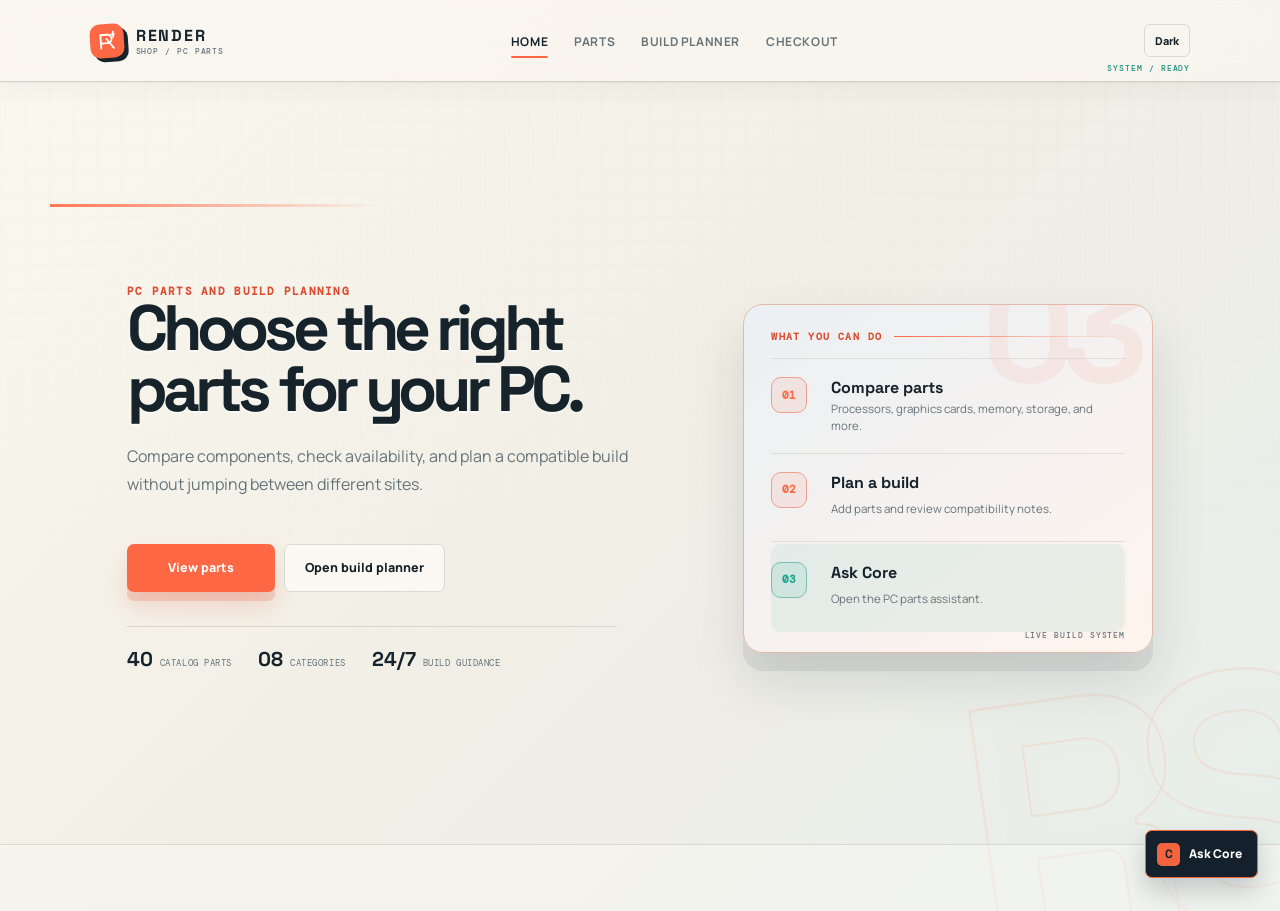
<file: index.html>
<!doctype html>
<html lang="en">
  <head>
    <meta charset="UTF-8" />
    <meta name="viewport" content="width=device-width, initial-scale=1.0" />
    <meta name="description" content="Render Shop helps you compare PC parts and plan a compatible build." />
    <link rel="icon" type="image/svg+xml" href="favicon.svg" />
    <link rel="stylesheet" href="style.css" />
    <link rel="stylesheet" href="pages-additions.css" />
    <title>Render Shop | Home</title>
    <link rel="stylesheet" href="ai-bubble.css" />
    <link rel="stylesheet" href="theme.css" />
  </head>
  <body class="fixed-page">
    <nav class="navbar">
      <a class="logo" href="index.html"
        ><span class="logo-icon" aria-hidden="true"
          ><svg viewBox="0 0 32 32" focusable="false">
            <path d="M8 24V8h8a5 5 0 0 1 0 10H8m7-5 8 11" />
            <path d="M21 8h3M23 5v6" /></svg></span
        ><span class="logo-wordmark"><strong>RENDER</strong><small>SHOP / PC PARTS</small></span></a
      >
      <ul class="nav-links">
        <li><a class="active" href="index.html">Home</a></li>
        <li><a href="catalog.html">Parts</a></li>
        <li><a href="builder.html">Build planner</a></li>
        <li><a href="payment.html">Checkout</a></li>
      </ul>
      <button class="theme-toggle" type="button" aria-label="Switch color theme" aria-pressed="false">Dark</button>
    </nav>
    <main class="page-main home-page">
      <div class="home-copy">
        <p class="eyebrow">PC parts and build planning</p>
        <h1>Choose the right parts for your PC.</h1>
        <p>
          Compare components, check availability, and plan a compatible build without jumping between different sites.
        </p>
        <div class="home-actions">
          <a href="catalog.html" class="btn btn-primary">View parts</a
          ><a href="builder.html" class="btn btn-secondary">Open build planner</a>
        </div>
        <div class="home-stats">
          <div><strong>40</strong><span>catalog parts</span></div>
          <div><strong>08</strong><span>categories</span></div>
          <div><strong>24/7</strong><span>build guidance</span></div>
        </div>
      </div>
      <div class="home-side">
        <div class="home-side-label">What you can do</div>
        <a href="catalog.html"
          ><span>01</span><b>Compare parts</b><small>Processors, graphics cards, memory, storage, and more.</small></a
        ><a href="builder.html"
          ><span>02</span><b>Plan a build</b><small>Add parts and review compatibility notes.</small></a
        ><button class="home-side-chat" type="button" aria-controls="coreChatPanel">
          <span>03</span><b>Ask Core</b><small>Open the PC parts assistant.</small>
        </button>
      </div>
    </main>
    <div class="core-chat">
      <button class="core-chat-launcher" type="button" aria-expanded="false" aria-controls="coreChatPanel">
        <span class="core-chat-mark">C</span><span>Ask Core</span>
      </button>
      <section class="core-chat-panel" id="coreChatPanel" hidden aria-label="Core PC parts assistant">
        <header class="core-chat-header" title="Drag to move">
          <div><strong>Core</strong><small>PC parts assistant</small></div>
          <div class="core-chat-header-actions">
            <button class="core-chat-minimize" type="button" aria-label="Minimize chat">&minus;</button
            ><button class="core-chat-close" type="button" aria-label="Close chat">&times;</button>
          </div>
        </header>
        <div class="core-chat-messages" aria-live="polite">
          <div class="core-chat-message assistant">
            Tell me what you are building, your budget, or which part you are unsure about.
          </div>
        </div>
        <form class="core-chat-form">
          <textarea rows="2" placeholder="Ask about a part or build..." aria-label="Message Core"></textarea
          ><button type="submit">Send</button>
        </form>
        <div class="core-chat-note">Uses Groq's free API tier when GROQ_API_KEY is configured.</div>
      </section>
    </div>
    <footer class="footer" aria-hidden="true"></footer>
    <script src="ai-bubble.js"></script>
    <script src="theme.js"></script>
  </body>
</html>
</file>
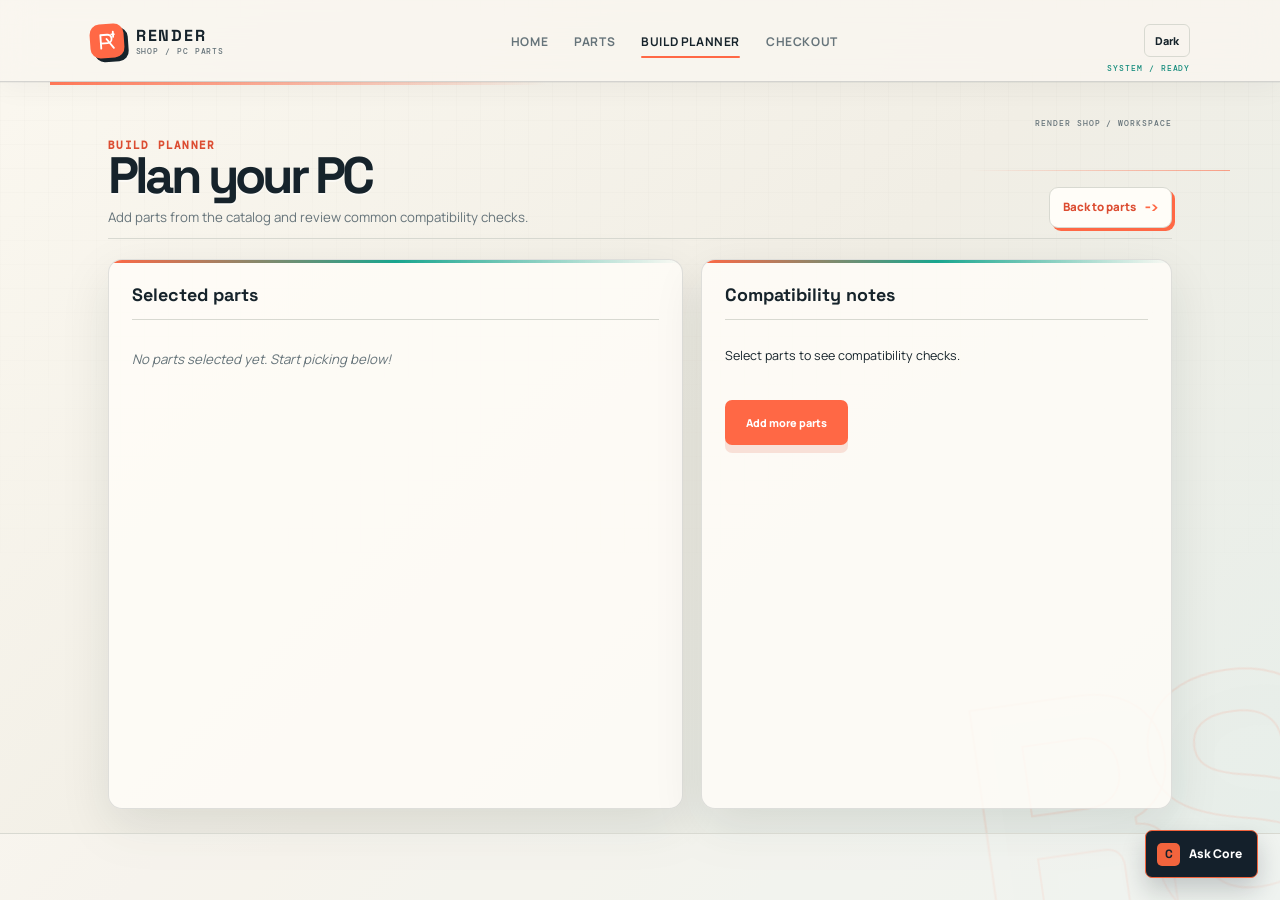
<file: builder.html>
<!doctype html>
<html lang="en">
  <head>
    <meta charset="UTF-8" />
    <meta name="viewport" content="width=device-width, initial-scale=1.0" />
    <link rel="icon" type="image/svg+xml" href="favicon.svg" />
    <link rel="stylesheet" href="style.css" />
    <link rel="stylesheet" href="pages-additions.css" />
    <title>Render Shop | Build Planner</title>
    <link rel="stylesheet" href="ai-bubble.css" />
    <link rel="stylesheet" href="theme.css" />
  </head>
  <body class="fixed-page">
    <nav class="navbar">
      <a class="logo" href="index.html"
        ><span class="logo-icon" aria-hidden="true"
          ><svg viewBox="0 0 32 32" focusable="false">
            <path d="M8 24V8h8a5 5 0 0 1 0 10H8m7-5 8 11" />
            <path d="M21 8h3M23 5v6" /></svg></span
        ><span class="logo-wordmark"><strong>RENDER</strong><small>SHOP / PC PARTS</small></span></a
      >
      <ul class="nav-links">
        <li><a href="index.html">Home</a></li>
        <li><a href="catalog.html">Parts</a></li>
        <li><a class="active" href="builder.html">Build planner</a></li>
        <li><a href="payment.html">Checkout</a></li>
      </ul>
      <button class="theme-toggle" type="button" aria-label="Switch color theme" aria-pressed="false">Dark</button>
    </nav>
    <main class="page-main app-page">
      <div class="page-heading">
        <div>
          <p class="eyebrow">Build planner</p>
          <h1>Plan your PC</h1>
          <p>Add parts from the catalog and review common compatibility checks.</p>
        </div>
        <a class="small-link" href="catalog.html">Back to parts</a>
      </div>
      <div class="builder-layout builder-page-layout">
        <div class="current-build card">
          <h3>Selected parts</h3>
          <div id="buildList" class="build-list">
            <p class="empty-msg">No parts selected yet. Add parts from the catalog.</p>
          </div>
          <div class="build-summary is-hidden" id="buildSummary">
            <p><strong>Estimated price:</strong> <span id="totalPrice">$0</span></p>
            <p>
              <strong>Compatibility:</strong>
              <span id="compatStatus">Not checked</span>
            </p>
          </div>
          <button class="btn btn-danger is-hidden" id="clearBuildBtn">Clear selections</button>
        </div>
        <div class="compat-notice card">
          <h3>Compatibility notes</h3>
          <ul id="compatMessages">
            <li>Select parts to see compatibility checks.</li>
          </ul>
          <a href="catalog.html" class="btn btn-primary builder-add-button">Add more parts</a>
        </div>
      </div>
    </main>
    <template id="build-item-template"
      ><div class="build-item">
        <span class="build-item-name"></span><span class="part-price build-item-price"></span
        ><button class="remove-part" type="button" aria-label="Remove part">&times;</button>
      </div></template
    >
    <template id="compat-message-template"><li></li></template>
    <template id="build-empty-template"><p class="empty-msg">No parts selected yet. Start picking below!</p></template>
    <template id="compat-empty-template"><li>Select parts to see compatibility checks.</li></template>
    <div class="core-chat">
      <button class="core-chat-launcher" type="button" aria-expanded="false" aria-controls="coreChatPanel">
        <span class="core-chat-mark">C</span><span>Ask Core</span>
      </button>
      <section class="core-chat-panel" id="coreChatPanel" hidden aria-label="Core PC parts assistant">
        <header class="core-chat-header" title="Drag to move">
          <div><strong>Core</strong><small>PC parts assistant</small></div>
          <div class="core-chat-header-actions">
            <button class="core-chat-minimize" type="button" aria-label="Minimize chat">&minus;</button
            ><button class="core-chat-close" type="button" aria-label="Close chat">&times;</button>
          </div>
        </header>
        <div class="core-chat-messages" aria-live="polite">
          <div class="core-chat-message assistant">
            Tell me what you are building, your budget, or which part you are unsure about.
          </div>
        </div>
        <form class="core-chat-form">
          <textarea rows="2" placeholder="Ask about a part or build..." aria-label="Message Core"></textarea
          ><button type="submit">Send</button>
        </form>
        <div class="core-chat-note">Uses Groq's free API tier when GROQ_API_KEY is configured.</div>
      </section>
    </div>
    <footer class="footer" aria-hidden="true"></footer>
    <script src="script.js"></script>
    <script src="ai-bubble.js"></script>
    <script src="theme.js"></script>
  </body>
</html>
</file>
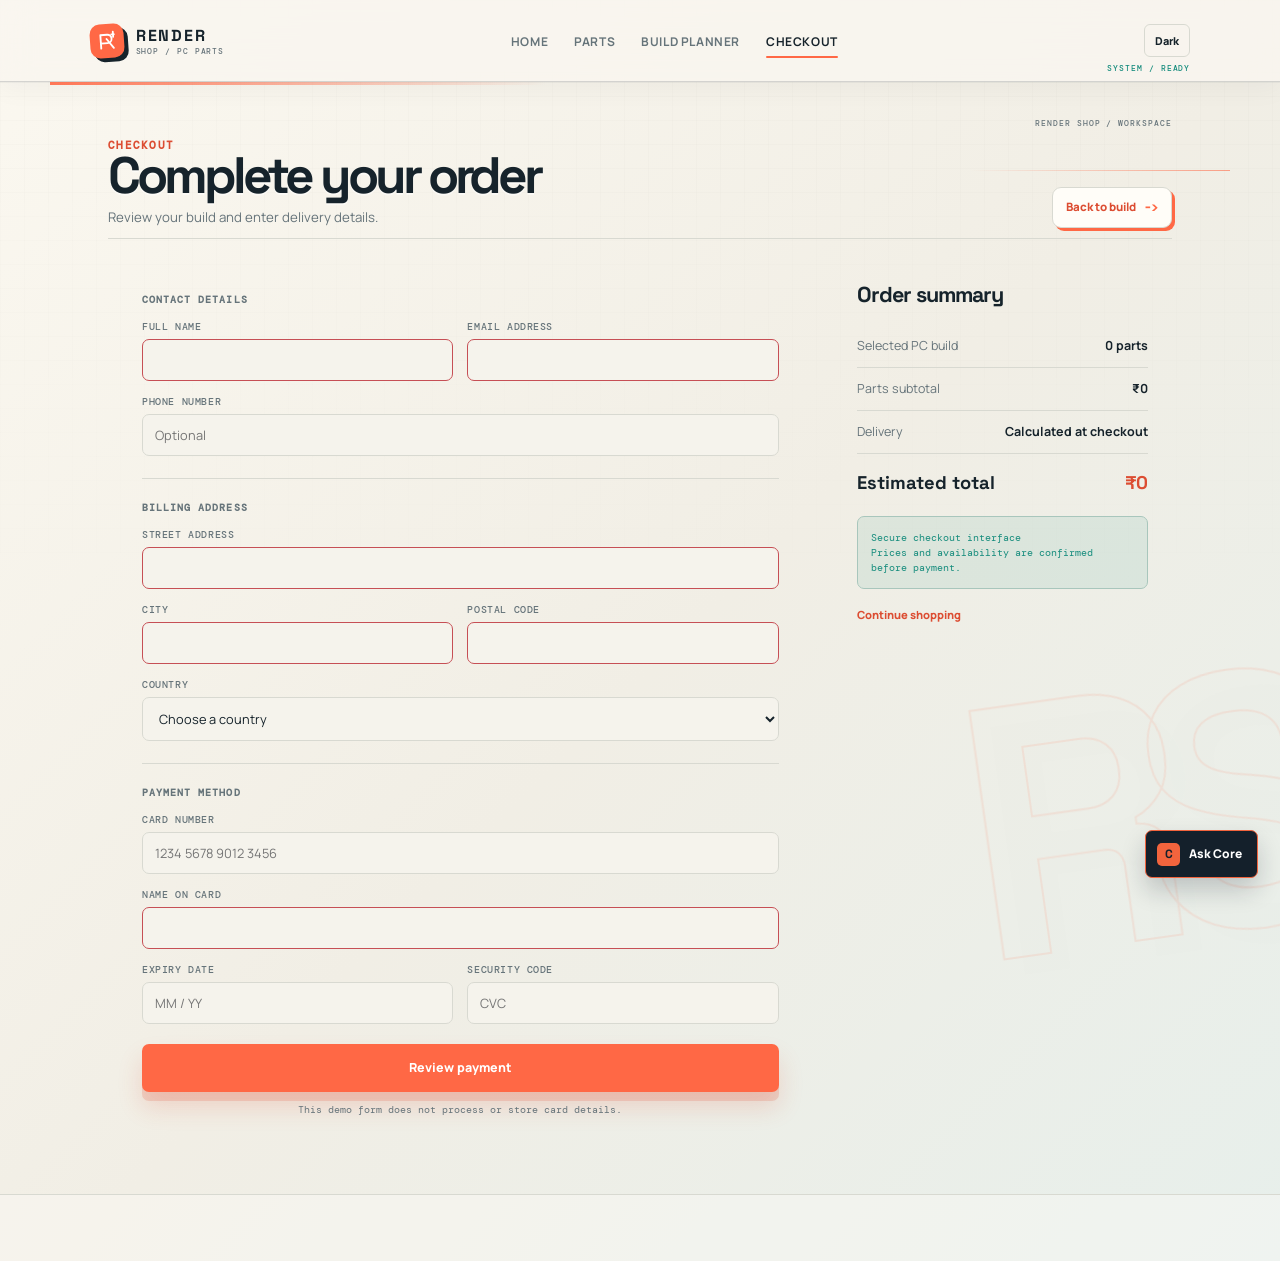
<file: payment.html>
<!doctype html>
<html lang="en">
  <head>
    <meta charset="UTF-8" />
    <meta name="viewport" content="width=device-width, initial-scale=1.0" />
    <meta name="description" content="Render Shop checkout page." />
    <link rel="icon" type="image/svg+xml" href="favicon.svg" />
    <link rel="stylesheet" href="style.css" />
    <link rel="stylesheet" href="pages-additions.css" />
    <link rel="stylesheet" href="theme.css" />
    <link rel="stylesheet" href="payment.css" />
    <link rel="stylesheet" href="ai-bubble.css" />
    <title>Render Shop | Checkout</title>
  </head>
  <body class="fixed-page">
    <nav class="navbar">
      <a class="logo" href="index.html"
        ><span class="logo-icon" aria-hidden="true"
          ><svg viewBox="0 0 32 32" focusable="false">
            <path d="M8 24V8h8a5 5 0 0 1 0 10H8m7-5 8 11" />
            <path d="M21 8h3M23 5v6" /></svg></span
        ><span class="logo-wordmark"><strong>RENDER</strong><small>SHOP / PC PARTS</small></span></a
      >
      <ul class="nav-links">
        <li><a href="index.html">Home</a></li>
        <li><a href="catalog.html">Parts</a></li>
        <li><a href="builder.html">Build planner</a></li>
        <li><a class="active" href="payment.html">Checkout</a></li>
      </ul>
      <button class="theme-toggle" type="button" aria-label="Switch color theme" aria-pressed="false">Dark</button>
    </nav>
    <main class="page-main app-page">
      <div class="page-heading">
        <div>
          <p class="eyebrow">Checkout</p>
          <h1>Complete your order</h1>
          <p>Review your build and enter delivery details.</p>
        </div>
        <a class="small-link" href="builder.html">Back to build</a>
      </div>
      <div class="payment-layout">
        <form class="payment-card card" id="paymentForm" action="#order-confirmed" method="post">
          <div class="payment-section">
            <div class="payment-section-title">Contact details</div>
            <div class="payment-fields">
              <div>
                <label for="full-name">Full name</label
                ><input id="full-name" name="name" autocomplete="name" required />
              </div>
              <div>
                <label for="email">Email address</label
                ><input id="email" name="email" type="email" autocomplete="email" required />
              </div>
              <div class="full-width">
                <label for="phone">Phone number</label
                ><input id="phone" name="phone" type="tel" autocomplete="tel" placeholder="Optional" />
              </div>
            </div>
          </div>
          <div class="payment-section">
            <div class="payment-section-title">Billing address</div>
            <div class="payment-fields">
              <div class="full-width">
                <label for="address">Street address</label
                ><input id="address" name="address" autocomplete="street-address" required />
              </div>
              <div>
                <label for="city">City</label><input id="city" name="city" autocomplete="address-level2" required />
              </div>
              <div>
                <label for="postal-code">Postal code</label
                ><input id="postal-code" name="postal-code" autocomplete="postal-code" required />
              </div>
              <div class="full-width">
                <label for="country">Country</label
                ><select id="country" name="country" autocomplete="country-name" required>
                  <option value="">Choose a country</option>
                  <option>India</option>
                  <option>United States</option>
                  <option>United Kingdom</option>
                  <option>Canada</option>
                  <option>Australia</option>
                </select>
              </div>
            </div>
          </div>
          <div class="payment-section">
            <div class="payment-section-title">Payment method</div>
            <div class="payment-fields">
              <div class="full-width">
                <label for="card-number">Card number</label
                ><input
                  id="card-number"
                  name="card-number"
                  inputmode="numeric"
                  autocomplete="cc-number"
                  placeholder="1234 5678 9012 3456"
                  pattern="[0-9 ]{12,23}"
                  minlength="12"
                  maxlength="23"
                  required
                />
              </div>
              <div class="full-width">
                <label for="card-name">Name on card</label
                ><input id="card-name" name="card-name" autocomplete="cc-name" required />
              </div>
              <div>
                <label for="expiry">Expiry date</label
                ><input
                  id="expiry"
                  name="expiry"
                  inputmode="numeric"
                  autocomplete="cc-exp"
                  placeholder="MM / YY"
                  pattern="(0[1-9]|1[0-2])\s?/\s?[0-9]{2}"
                  required
                />
              </div>
              <div>
                <label for="cvc">Security code</label
                ><input
                  id="cvc"
                  name="cvc"
                  inputmode="numeric"
                  autocomplete="cc-csc"
                  placeholder="CVC"
                  pattern="[0-9]{3,4}"
                  required
                />
              </div>
            </div>
            <button class="btn btn-primary payment-submit" type="submit">Review payment</button>
            <p class="payment-note">This demo form does not process or store card details.</p>
            <p class="checkout-status" id="checkoutStatus" role="status" aria-live="polite"></p>
          </div>
        </form>
        <aside class="order-summary card" aria-label="Order summary">
          <h2>Order summary</h2>
          <div class="order-line"><span>Selected PC build</span><strong data-checkout-count>0 parts</strong></div>
          <div class="order-line"><span>Parts subtotal</span><strong data-checkout-subtotal>₹0</strong></div>
          <div class="order-line"><span>Delivery</span><strong>Calculated at checkout</strong></div>
          <div class="order-total"><span>Estimated total</span><strong data-checkout-total>₹0</strong></div>
          <div class="payment-security">
            Secure checkout interface<br />Prices and availability are confirmed before payment.
          </div>
          <a class="payment-back" href="catalog.html">Continue shopping</a>
        </aside>
        <section class="checkout-confirmation is-hidden" id="order-confirmed" aria-live="polite">
          <strong>Order review complete.</strong
          ><span>This is a planning demo. No payment was submitted or stored.</span>
        </section>
      </div>
    </main>
    <div class="core-chat">
      <button class="core-chat-launcher" type="button" aria-expanded="false" aria-controls="coreChatPanel">
        <span class="core-chat-mark">C</span><span>Ask Core</span>
      </button>
      <section class="core-chat-panel" id="coreChatPanel" hidden aria-label="Core PC parts assistant">
        <header class="core-chat-header" title="Drag to move">
          <div><strong>Core</strong><small>PC parts assistant</small></div>
          <div class="core-chat-header-actions">
            <button class="core-chat-minimize" type="button" aria-label="Minimize chat">&minus;</button
            ><button class="core-chat-close" type="button" aria-label="Close chat">&times;</button>
          </div>
        </header>
        <div class="core-chat-messages" aria-live="polite">
          <div class="core-chat-message assistant">
            Tell me what you are building, your budget, or which part you are unsure about.
          </div>
        </div>
        <form class="core-chat-form">
          <textarea rows="2" placeholder="Ask about a part or build..." aria-label="Message Core"></textarea
          ><button type="submit">Send</button>
        </form>
        <div class="core-chat-note">Uses Groq's free API tier when GROQ_API_KEY is configured.</div>
      </section>
    </div>
    <footer class="footer" aria-hidden="true"></footer>
    <script src="ai-bubble.js"></script>
    <script src="theme.js"></script>
    <script src="checkout.js"></script>
  </body>
</html>
</file>
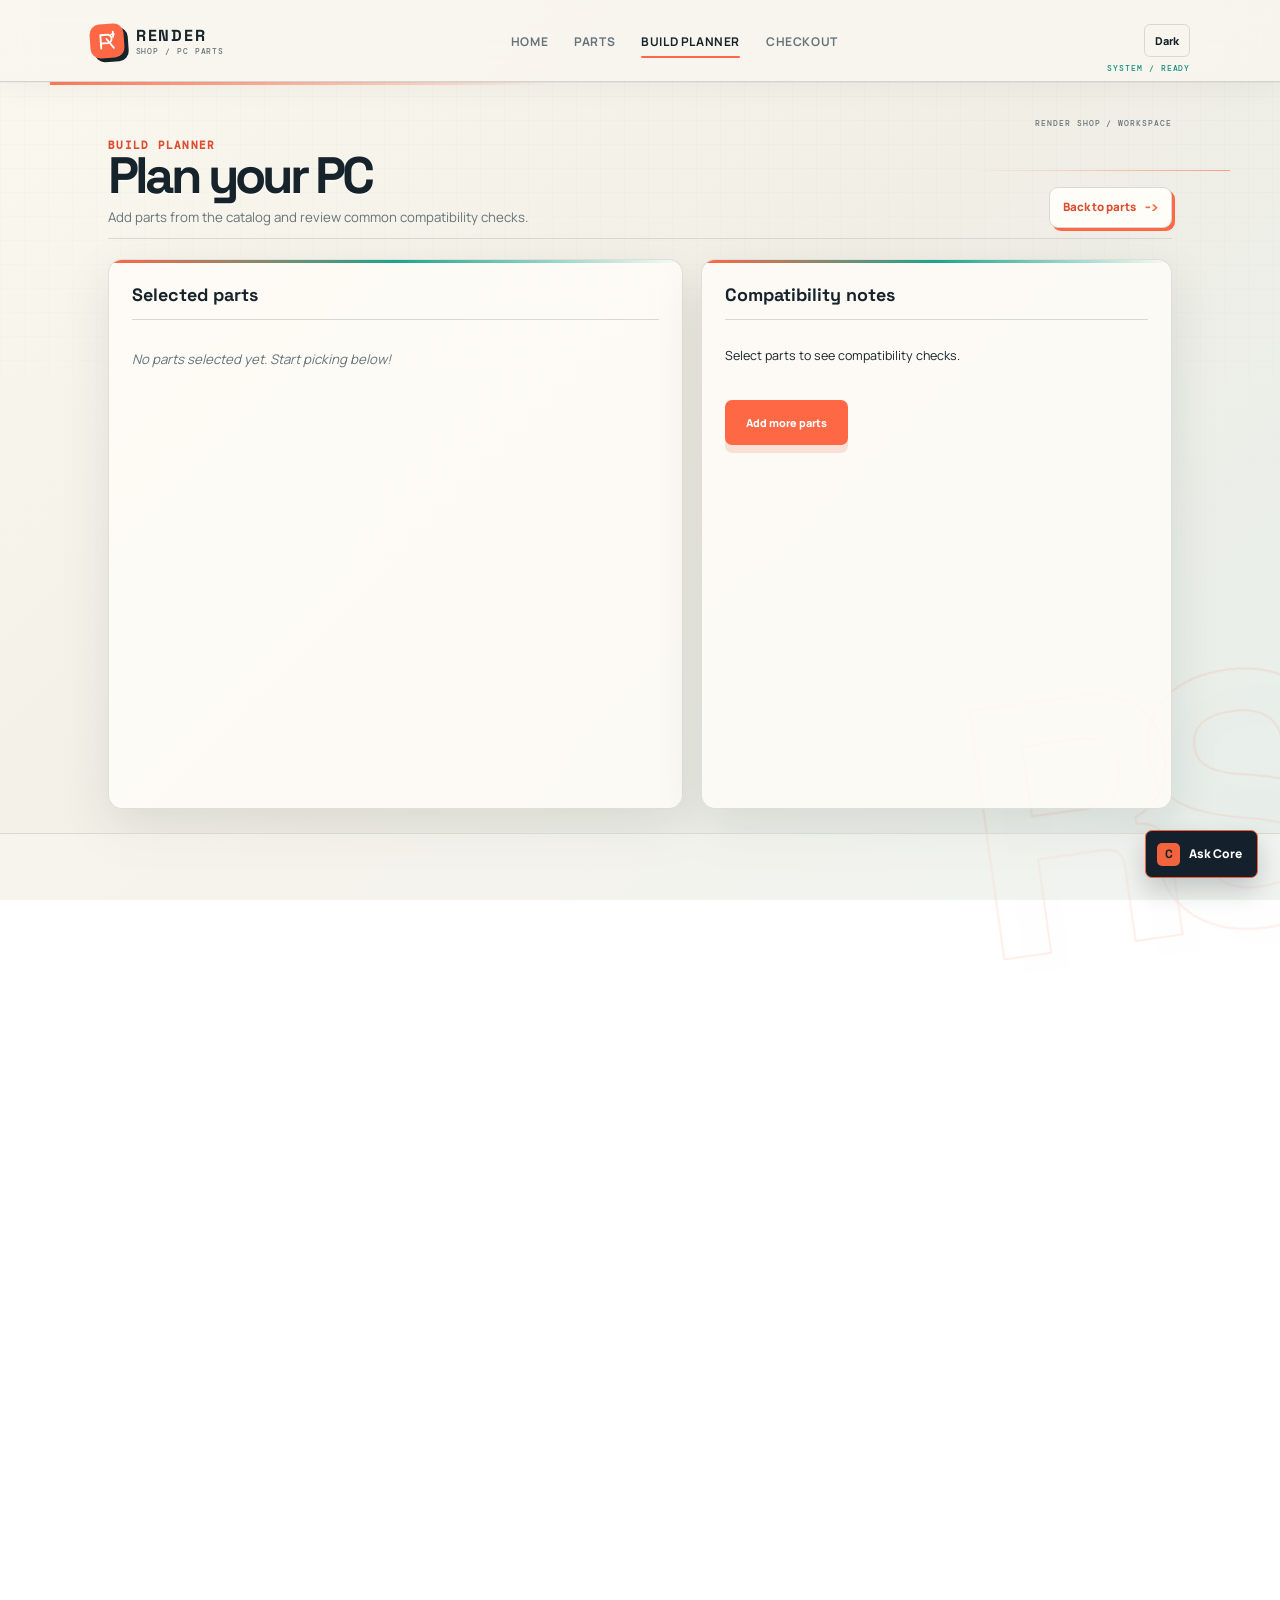
<file: recommendations.html>
<!doctype html>
<html lang="en">
  <head>
    <meta charset="UTF-8" />
    <meta name="viewport" content="width=device-width, initial-scale=1.0" />
    <meta http-equiv="refresh" content="0; url=builder.html" />
    <title>Render Shop | Build planner</title>
    <link rel="icon" type="image/svg+xml" href="favicon.svg" />
    <link rel="stylesheet" href="style.css" />
    <link rel="stylesheet" href="theme.css" />
  </head>
  <body class="fixed-page">
    <main class="page-main app-page">
      <div class="page-heading">
        <div>
          <p class="eyebrow">Redirecting</p>
          <h1>AI Builder has been removed.</h1>
          <p>You are being sent to the build planner.</p>
        </div>
      </div>
      <p><a class="btn btn-primary" href="builder.html">Go to build planner</a></p>
    </main>
  </body>
</html>
</file>
<file: style.css>
@import url("https://fonts.googleapis.com/css2?family=DM+Mono:wght@400;500&family=Manrope:wght@400;500;600;700;800&family=Space+Grotesk:wght@500;600;700&display=swap");

* {
  box-sizing: border-box;
  margin: 0;
  padding: 0;
}

:root {
  --bg: #f5f4ef;
  --bg-soft: #ebeae3;
  --panel: #ffffff;
  --panel-soft: #f8f8f4;
  --ink: #14202b;
  --muted: #6e7880;
  --line: #dfe2dc;
  --accent: #f2643d;
  --accent-dark: #d94d2e;
  --blue: #2474a9;
  --green: #3f855e;
  --yellow: #c58425;
  --red: #c8524f;
  --orange: #c58425;
  --shadow: 0 16px 45px rgba(22, 35, 45, 0.08);
  --radius: 18px;
}

html {
  scroll-behavior: smooth;
}
body {
  min-height: 100vh;
  overflow-x: hidden;
  color: var(--ink);
  background:
    radial-gradient(circle at 90% 0%, rgba(242, 100, 61, 0.1), transparent 28%),
    linear-gradient(180deg, #fafaf7 0%, var(--bg) 52%, #f0efe9 100%);
  font-family: "Manrope", Arial, sans-serif;
  line-height: 1.6;
}
body::before {
  content: "";
  position: fixed;
  inset: 0;
  opacity: 0.25;
  pointer-events: none;
  background-image:
    linear-gradient(rgba(20, 32, 43, 0.035) 1px, transparent 1px),
    linear-gradient(90deg, rgba(20, 32, 43, 0.035) 1px, transparent 1px);
  background-size: 34px 34px;
  mask-image: linear-gradient(to bottom, black, transparent 78%);
}
button,
select {
  font: inherit;
}
button {
  cursor: pointer;
}

.navbar {
  position: sticky;
  top: 0;
  z-index: 10;
  display: flex;
  justify-content: space-between;
  align-items: center;
  min-height: 76px;
  padding: 0 clamp(20px, 6vw, 88px);
  border-bottom: 1px solid rgba(20, 32, 43, 0.1);
  background: rgba(250, 250, 247, 0.88);
  backdrop-filter: blur(16px);
}
.logo {
  display: flex;
  align-items: center;
  gap: 12px;
  color: var(--ink);
  text-decoration: none;
}
.logo-icon {
  display: grid;
  place-items: center;
  width: 38px;
  height: 38px;
  border-radius: 11px;
  color: #fff;
  background: var(--accent);
  box-shadow: 4px 4px 0 var(--ink);
  transform: rotate(-4deg);
}
.logo-icon svg {
  width: 27px;
  height: 27px;
  fill: none;
  stroke: currentColor;
  stroke-linecap: round;
  stroke-linejoin: round;
  stroke-width: 2.2;
}
.logo-wordmark {
  display: grid;
  gap: 1px;
  line-height: 1;
}
.logo-wordmark strong {
  font:
    800 1rem "Space Grotesk",
    sans-serif;
  letter-spacing: 0.12em;
}
.logo-wordmark small {
  color: var(--muted);
  font:
    500 0.47rem "DM Mono",
    monospace;
  letter-spacing: 0.12em;
}
.nav-links {
  display: flex;
  gap: 30px;
  list-style: none;
}
.nav-links a {
  color: var(--muted);
  text-decoration: none;
  font-size: 0.78rem;
  font-weight: 700;
  transition: color 0.18s ease;
}
.nav-links a:hover {
  color: var(--accent);
}

.hero {
  position: relative;
  padding: clamp(85px, 11vw, 145px) 24px clamp(80px, 9vw, 120px);
  overflow: hidden;
  text-align: center;
}
.hero::after {
  content: "";
  position: absolute;
  right: -100px;
  bottom: -150px;
  width: 420px;
  height: 420px;
  border: 1px solid rgba(242, 100, 61, 0.23);
  border-radius: 50%;
  box-shadow:
    0 0 0 36px rgba(242, 100, 61, 0.035),
    0 0 0 72px rgba(242, 100, 61, 0.025);
}
.hero-content {
  position: relative;
  z-index: 1;
  max-width: 850px;
  margin: 0 auto;
}
.hero h1 {
  max-width: 780px;
  margin: 0 auto 22px;
  color: var(--ink);
  font:
    700 clamp(3.25rem, 8vw, 7rem) / 0.91 "Space Grotesk",
    sans-serif;
  letter-spacing: -0.08em;
}
.hero h1::first-line {
  color: var(--ink);
}
.hero h1 {
  text-wrap: balance;
}
.hero p {
  max-width: 620px;
  margin: 0 auto;
  color: var(--muted);
  font-size: clamp(1rem, 1.8vw, 1.18rem);
}
.hero-sub {
  margin-top: 13px !important;
  color: #8a928d !important;
  font:
    0.67rem "DM Mono",
    monospace !important;
  letter-spacing: 0.06em;
  text-transform: uppercase;
}
.btn {
  display: inline-block;
  margin-top: 30px;
  padding: 13px 20px;
  border: 1px solid transparent;
  border-radius: 7px;
  text-decoration: none;
  font-size: 0.78rem;
  font-weight: 800;
  transition:
    transform 0.18s ease,
    box-shadow 0.18s ease,
    background 0.18s ease;
}
.btn + .btn {
  margin-left: 9px;
}
.btn:hover {
  transform: translateY(-2px);
}
.btn-primary {
  color: #fff;
  background: var(--accent);
  box-shadow: 0 10px 20px rgba(242, 100, 61, 0.22);
}
.btn-primary:hover {
  background: var(--accent-dark);
  box-shadow: 0 13px 26px rgba(242, 100, 61, 0.28);
}
.btn-secondary {
  color: var(--ink);
  background: rgba(255, 255, 255, 0.55);
  border-color: var(--line);
}
.btn-secondary:hover {
  color: var(--accent);
  border-color: rgba(242, 100, 61, 0.45);
}
.btn-danger {
  margin-top: 18px;
  padding: 8px 13px;
  color: var(--red);
  background: #fff5f3;
  border-color: #f0c8c2;
  font-size: 0.72rem;
}

.section {
  position: relative;
  max-width: 1180px;
  margin: 0 auto;
  padding: 85px clamp(20px, 5vw, 58px);
}
.section-header {
  margin-bottom: 30px;
}
.section-header h2 {
  color: var(--ink);
  font:
    700 clamp(2rem, 4vw, 3rem) / 1 "Space Grotesk",
    sans-serif;
  letter-spacing: -0.07em;
}
.section-header p {
  max-width: 640px;
  margin-top: 10px;
  color: var(--muted);
  font-size: 0.9rem;
}
.catalog-section {
  border-top: 1px solid var(--line);
}
.category-filters {
  display: flex;
  flex-wrap: wrap;
  gap: 8px;
  margin-bottom: 27px;
}
.cat-btn {
  padding: 9px 13px;
  color: var(--muted);
  background: rgba(255, 255, 255, 0.6);
  border: 1px solid var(--line);
  border-radius: 7px;
  font-size: 0.72rem;
  font-weight: 800;
  transition: 0.18s ease;
}
.cat-btn:hover {
  color: var(--accent);
  border-color: #eaa899;
}
.cat-btn.active {
  color: #fff;
  background: var(--ink);
  border-color: var(--ink);
  box-shadow: 4px 4px 0 var(--accent);
}
.parts-grid {
  display: grid;
  grid-template-columns: repeat(auto-fill, minmax(230px, 1fr));
  gap: 15px;
}
.part-card {
  position: relative;
  min-height: 235px;
  padding: 19px;
  overflow: hidden;
  cursor: pointer;
  background: var(--panel);
  border: 1px solid var(--line);
  border-radius: var(--radius);
  box-shadow: 0 5px 0 rgba(20, 32, 43, 0.035);
  transition:
    transform 0.2s ease,
    box-shadow 0.2s ease,
    border-color 0.2s ease;
}
.part-card::before {
  content: "";
  position: absolute;
  top: 0;
  right: 0;
  width: 82px;
  height: 82px;
  background: linear-gradient(135deg, transparent 49%, rgba(242, 100, 61, 0.13) 50%);
}
.part-card:hover {
  transform: translateY(-4px);
  border-color: #efb0a1;
  box-shadow: var(--shadow);
}
.part-card.selected {
  border-color: var(--blue);
  box-shadow:
    0 0 0 2px rgba(36, 116, 169, 0.12),
    var(--shadow);
}
.part-card.limited::after,
.part-card.preorder::after {
  position: absolute;
  top: 15px;
  right: 14px;
  padding: 4px 6px;
  border-radius: 4px;
  font: 700 0.53rem "DM Mono";
  letter-spacing: 0.06em;
}
.part-card.limited::after {
  content: "LIMITED";
  color: #fff;
  background: var(--accent);
}
.part-card.preorder::after {
  content: "PRE-ORDER";
  color: #704718;
  background: #f9dfac;
}
.part-brand {
  color: #929a98;
  font: 500 0.62rem "DM Mono";
  letter-spacing: 0.13em;
  text-transform: uppercase;
}
.part-category {
  position: relative;
  z-index: 1;
  display: flex;
  align-items: center;
  gap: 8px;
  margin-bottom: 13px;
  color: var(--muted);
  font: 700 0.59rem "DM Mono";
  letter-spacing: 0.08em;
  text-transform: uppercase;
}
.part-icon {
  display: inline-grid;
  place-items: center;
  width: 38px;
  height: 32px;
  padding: 6px;
  color: var(--ink);
  background: rgba(242, 100, 61, 0.14);
  border: 1px solid rgba(242, 100, 61, 0.3);
  border-radius: 8px;
}
.part-icon svg {
  display: block;
  width: 100%;
  height: 100%;
  fill: none;
  stroke: currentColor;
  stroke-linecap: round;
  stroke-linejoin: round;
  stroke-width: 1.7;
}
.part-icon svg[hidden] {
  display: none;
}
.part-category {
  position: absolute;
  inset: 0;
  z-index: 0;
  display: block;
  width: auto;
  height: auto;
  margin: 0;
  pointer-events: none;
}
.part-category .part-icon {
  position: absolute;
  inset: 10px 9px 28px;
  display: grid;
  width: auto;
  height: auto;
  padding: 25px;
  border: 0;
  border-radius: 0;
  background: transparent;
  opacity: 0.075;
}
.part-category .part-icon svg {
  stroke-width: 1.05;
}
.part-category > span:last-child {
  position: absolute;
  top: 13px;
  right: 13px;
  z-index: 2;
  padding: 4px 7px;
  color: var(--muted);
  background: color-mix(in srgb, var(--panel) 82%, transparent);
  border: 1px solid var(--line);
  border-radius: 5px;
  font: 700 0.5rem "DM Mono";
  letter-spacing: 0.08em;
  text-transform: uppercase;
}
.part-brand,
.part-name,
.part-specs,
.part-price,
.part-stock,
.part-card-actions {
  position: relative;
  z-index: 1;
}
.part-brand {
  margin-top: 4px;
}
.part-icon-gpu {
  color: #175b79;
  background: rgba(36, 116, 169, 0.14);
  border-color: rgba(36, 116, 169, 0.3);
}
.part-icon-ram {
  color: #6d4a87;
  background: rgba(120, 85, 150, 0.14);
  border-color: rgba(120, 85, 150, 0.3);
}
.part-icon-mobo {
  color: #49704e;
  background: rgba(63, 133, 94, 0.14);
  border-color: rgba(63, 133, 94, 0.3);
}
.part-icon-storage {
  color: #7b5a1e;
  background: rgba(197, 132, 37, 0.14);
  border-color: rgba(197, 132, 37, 0.3);
}
.part-icon-psu {
  color: #8a3c35;
  background: rgba(200, 82, 79, 0.14);
  border-color: rgba(200, 82, 79, 0.3);
}
.part-icon-case {
  color: #49566b;
  background: rgba(73, 86, 107, 0.14);
  border-color: rgba(73, 86, 107, 0.3);
}
.part-icon-cooling {
  color: #2474a9;
  background: rgba(36, 116, 169, 0.12);
  border-color: rgba(36, 116, 169, 0.26);
}
.part-name {
  max-width: 190px;
  margin: 13px 0 7px;
  color: var(--ink);
  font:
    700 1rem/1.2 "Space Grotesk",
    sans-serif;
}
.part-specs {
  min-height: 52px;
  color: var(--muted);
  font-size: 0.75rem;
}
.part-price {
  color: var(--ink);
  font:
    700 1.4rem "Space Grotesk",
    sans-serif;
  letter-spacing: -0.04em;
}
.part-stock {
  margin-top: 6px;
  font: 500 0.65rem "DM Mono";
}
.select-part {
  width: 100%;
  margin-top: 13px;
  padding: 9px 10px;
  color: var(--ink);
  background: #f4f6f2;
  border: 1px solid var(--line);
  border-radius: 6px;
  font-size: 0.68rem;
  font-weight: 800;
}
.select-part:hover {
  color: #fff;
  background: var(--accent);
  border-color: var(--accent);
}
.part-card.selected .select-part {
  color: var(--red);
  background: #fff5f3;
  border-color: #efc1ba;
}
.part-card.selected .select-part:hover {
  color: #fff;
  background: var(--red);
  border-color: var(--red);
}
.stock-in {
  color: var(--green);
}
.stock-low {
  color: var(--yellow);
}
.stock-out {
  color: var(--red);
}

.builder-section {
  border-top: 1px solid var(--line);
}
.builder-layout {
  display: grid;
  grid-template-columns: 1.1fr 0.9fr;
  gap: 18px;
}
.current-build,
.compat-notice {
  padding: 23px;
  background: rgba(255, 255, 255, 0.78);
  border: 1px solid var(--line);
  border-radius: var(--radius);
  box-shadow: var(--shadow);
}
.current-build h3,
.compat-notice h3 {
  margin-bottom: 17px;
  color: var(--ink);
  font:
    700 1.12rem "Space Grotesk",
    sans-serif;
}
.build-list {
  max-height: 310px;
  overflow-y: auto;
}
.build-item {
  display: flex;
  align-items: center;
  justify-content: space-between;
  gap: 12px;
  padding: 12px 13px;
  margin-bottom: 8px;
  background: var(--panel-soft);
  border: 1px solid var(--line);
  border-radius: 9px;
}
.build-item span:first-child {
  flex: 1;
  font-size: 0.82rem;
}
.build-item .part-price {
  font-size: 0.88rem;
}
.build-item .remove-part {
  color: var(--red);
  background: transparent;
  border: 0;
  font-size: 1.2rem;
}
.empty-msg {
  padding: 12px 0;
  color: var(--muted);
  font-size: 0.83rem;
  font-style: italic;
}
#compatMessages {
  list-style: none;
}
#compatMessages li {
  padding: 9px 0;
  border-bottom: 1px solid var(--line);
  font-size: 0.78rem;
}
#compatMessages li:last-child {
  border: 0;
}
#compatMessages li.warn {
  color: var(--yellow);
}
#compatMessages li.good {
  color: var(--green);
}
.footer {
  padding: 28px 20px 38px;
  color: #8a928e;
  border-top: 1px solid var(--line);
  font: 0.67rem "DM Mono";
  text-align: center;
}

::-webkit-scrollbar {
  width: 9px;
}
::-webkit-scrollbar-track {
  background: #e8e8e2;
}
::-webkit-scrollbar-thumb {
  background: #bfc5bf;
  border-radius: 99px;
}

@media (max-width: 760px) {
  .navbar {
    flex-direction: column;
    gap: 13px;
    padding: 17px 20px;
  }
  .nav-links {
    gap: 19px;
  }
  .hero {
    padding-top: 78px;
  }
  .hero h1 {
    font-size: clamp(3rem, 15vw, 5rem);
  }
  .btn {
    margin-top: 24px;
  }
  .section {
    padding-top: 65px;
    padding-bottom: 65px;
  }
  .builder-layout {
    grid-template-columns: 1fr;
  }
}
@media (max-width: 480px) {
  .nav-links {
    gap: 11px;
  }
  .nav-links a {
    font-size: 0.68rem;
  }
  .hero p {
    font-size: 0.92rem;
  }
  .hero-sub {
    font-size: 0.56rem !important;
  }
  .btn {
    display: block;
    width: 100%;
    margin-top: 14px;
  }
  .btn + .btn {
    margin-left: 0;
  }
  .category-filters {
    gap: 6px;
  }
  .cat-btn {
    padding: 8px 10px;
    font-size: 0.66rem;
  }
  .parts-grid {
    grid-template-columns: 1fr;
  }
  .part-card {
    min-height: 215px;
  }
}

:root {
  --bg: #f4f1e9;
  --bg-soft: #e7e5dc;
  --panel: #fffdf8;
  --panel-soft: #f5f3ec;
  --ink: #16232b;
  --muted: #66747a;
  --line: #d8d9d1;
  --accent: #ff6845;
  --accent-dark: #dc4d32;
  --blue: #3678c9;
  --green: #168c7d;
  --yellow: #d69a28;
  --red: #c64f55;
  --shadow: 0 18px 50px rgba(22, 35, 43, 0.1);
  --radius: 14px;
}
body {
  background: linear-gradient(135deg, #f9f6ef 0%, #f1eee5 54%, #e9eee9 100%);
}
body::before {
  opacity: 0.36;
  background-image:
    linear-gradient(rgba(22, 35, 43, 0.05) 1px, transparent 1px),
    linear-gradient(90deg, rgba(22, 35, 43, 0.05) 1px, transparent 1px);
  background-size: 30px 30px;
  mask-image: linear-gradient(to bottom, black, transparent 84%);
}
body::after {
  content: "RS";
  position: fixed;
  right: -2vw;
  bottom: -5vh;
  z-index: 0;
  color: transparent;
  opacity: 0.11;
  pointer-events: none;
  font:
    800 clamp(10rem, 28vw, 25rem) / 0.72 "Space Grotesk",
    sans-serif;
  letter-spacing: -0.14em;
  transform: rotate(-8deg);
  white-space: nowrap;
  -webkit-text-stroke: 2px var(--accent);
  text-shadow: 18px 18px 0 rgba(25, 165, 142, 0.035);
}
.navbar {
  min-height: 80px;
  padding-inline: clamp(20px, 7vw, 100px);
  background: rgba(249, 246, 239, 0.82);
  border-bottom: 1px solid rgba(22, 35, 43, 0.14);
  box-shadow: 0 10px 30px rgba(22, 35, 43, 0.05);
}
.logo {
  letter-spacing: 0.08em;
}
.logo-icon {
  width: 34px;
  height: 34px;
  border-radius: 10px;
  background: var(--accent);
  box-shadow: 4px 4px 0 var(--ink);
}
.nav-links {
  gap: 26px;
}
.nav-links a {
  font-size: 0.75rem;
}
.nav-links a.active {
  color: var(--ink);
}
.home-copy h1,
.page-heading h1 {
  color: var(--ink);
  text-shadow: 0 2px 0 rgba(255, 255, 255, 0.5);
}
.eyebrow {
  color: var(--accent-dark);
}
.btn-primary {
  background: var(--accent);
  box-shadow:
    0 9px 0 rgba(220, 77, 50, 0.18),
    0 15px 24px rgba(220, 77, 50, 0.18);
}
.btn-primary:hover {
  background: var(--accent-dark);
}
.btn-secondary {
  background: rgba(255, 253, 248, 0.7);
}
.home-stats {
  display: flex;
  flex-wrap: wrap;
  gap: 26px;
  margin-top: 34px;
  padding-top: 19px;
  border-top: 1px solid var(--line);
}
.home-stats div {
  display: flex;
  align-items: baseline;
  gap: 7px;
}
.home-stats strong {
  color: var(--ink);
  font: 700 1.25rem "Space Grotesk";
}
.home-stats span {
  color: var(--muted);
  font: 0.58rem "DM Mono";
  letter-spacing: 0.06em;
  text-transform: uppercase;
}
.home-side {
  background: rgba(255, 253, 248, 0.7);
  border-color: rgba(22, 35, 43, 0.14);
}
.home-side-label {
  color: var(--accent-dark);
}
.app-page::after {
  content: "";
  position: absolute;
  top: 88px;
  right: 0;
  width: 22%;
  height: 1px;
  background: linear-gradient(90deg, transparent, var(--accent));
  opacity: 0.6;
}
.category-filters {
  background: rgba(255, 253, 248, 0.72);
  border-color: rgba(22, 35, 43, 0.14);
}
.cat-btn.active {
  background: var(--ink);
  box-shadow: 4px 4px 0 var(--accent);
}
.part-card {
  background: rgba(255, 253, 248, 0.9);
  border-color: rgba(22, 35, 43, 0.13);
}
.part-card::before {
  background: linear-gradient(135deg, transparent 49%, rgba(54, 120, 201, 0.14) 50%);
}
.part-card:hover {
  border-color: rgba(255, 104, 69, 0.6);
}
.part-price {
  color: var(--ink);
}
.current-build,
.compat-notice {
  background: rgba(255, 253, 248, 0.82);
  border-color: rgba(22, 35, 43, 0.13);
}
.footer {
  background: rgba(255, 253, 248, 0.35);
}
html[data-theme="dark"] {
  --bg: #101a20;
  --bg-soft: #17262d;
  --panel: #182a32;
  --panel-soft: #20343a;
  --ink: #eef4ee;
  --muted: #a6b5b6;
  --line: #34494d;
  --accent: #ff7550;
  --accent-dark: #ff9275;
  --blue: #65a3ed;
  --green: #64cfb6;
  --yellow: #f1c15e;
  --red: #ff8d8d;
  --shadow: 0 20px 55px rgba(0, 0, 0, 0.28);
}
html[data-theme="dark"] body {
  background: linear-gradient(135deg, #101a20 0%, #17252d 54%, #261f27 100%);
}
html[data-theme="dark"] body::before {
  opacity: 0.22;
  background-image:
    linear-gradient(rgba(238, 244, 238, 0.06) 1px, transparent 1px),
    linear-gradient(90deg, rgba(238, 244, 238, 0.06) 1px, transparent 1px);
}
html[data-theme="dark"] .navbar {
  background: rgba(16, 26, 32, 0.86);
  border-bottom-color: var(--line);
}
html[data-theme="dark"] .btn-secondary,
html[data-theme="dark"] .home-side,
html[data-theme="dark"] .category-filters,
html[data-theme="dark"] .part-card,
html[data-theme="dark"] .current-build,
html[data-theme="dark"] .compat-notice {
  background: rgba(24, 42, 50, 0.88);
}
html[data-theme="dark"] .home-copy h1,
html[data-theme="dark"] .page-heading h1 {
  text-shadow: none;
}
html[data-theme="dark"] .cat-btn.active {
  background: var(--accent);
  border-color: var(--accent);
  color: #172129;
  box-shadow: 4px 4px 0 rgba(255, 117, 80, 0.25);
}
html[data-theme="dark"] .footer {
  background: rgba(16, 26, 32, 0.3);
}
@media (max-width: 700px) {
  .home-stats {
    gap: 15px;
    margin-top: 26px;
  }
  .home-stats div {
    display: block;
  }
  .home-stats strong,
  .home-stats span {
    display: block;
  }
  .app-page::after {
    display: none;
  }
  .part-category .part-icon {
    inset: 8px 7px 28px;
    padding: 19px;
  }
  .part-category > span:last-child {
    top: 10px;
    right: 10px;
  }
}

body {
  background:
    radial-gradient(circle at 12% 8%, rgba(242, 100, 61, 0.12), transparent 25%),
    radial-gradient(circle at 90% 18%, rgba(36, 116, 169, 0.1), transparent 24%),
    linear-gradient(135deg, #fafaf7 0%, #f1f0eb 62%, #e8e9e3 100%);
}
.navbar {
  border-bottom-color: rgba(20, 32, 43, 0.16);
}
.app-page {
  position: relative;
}
.page-main,
.footer,
.navbar {
  position: relative;
  z-index: 1;
}
.app-page::before {
  content: "CATALOG / 49 COMPONENTS";
  position: absolute;
  top: 14px;
  right: clamp(20px, 5vw, 58px);
  color: var(--muted);
  font: 500 0.58rem "DM Mono";
  letter-spacing: 0.12em;
}
.page-heading {
  padding-top: 15px;
}
.page-heading h1 {
  font-size: clamp(2.8rem, 6vw, 5rem);
  letter-spacing: -0.09em;
}
.page-heading p:not(.eyebrow) {
  max-width: 480px;
  font-size: 0.92rem;
}
.small-link {
  display: inline-flex;
  align-items: center;
  gap: 8px;
  padding: 10px 13px;
  color: var(--ink);
  background: var(--panel);
  border: 1px solid var(--line);
  border-radius: 8px;
  box-shadow: 3px 3px 0 var(--accent);
}
.small-link::after {
  content: "->";
  color: var(--accent);
  font: 700 0.75rem "DM Mono";
}
.category-filters {
  gap: 7px;
  padding: 7px;
  border: 1px solid rgba(20, 32, 43, 0.15);
  border-radius: 13px;
  background: rgba(255, 255, 255, 0.72);
  box-shadow: 0 12px 30px rgba(20, 32, 43, 0.06);
}
.cat-btn {
  border-radius: 8px;
}
.parts-grid {
  gap: 17px;
}
.part-card {
  display: flex;
  flex-direction: column;
  min-height: 242px;
  padding: 18px;
  border-radius: 13px;
  box-shadow:
    0 8px 0 rgba(20, 32, 43, 0.05),
    0 16px 28px rgba(20, 32, 43, 0.05);
}
.part-card::after {
  top: 0;
  right: auto;
  left: 0;
  width: 100%;
  height: 3px;
  border-radius: 13px 13px 0 0;
  background: linear-gradient(90deg, var(--accent), rgba(242, 100, 61, 0));
}
.part-card.limited::after,
.part-card.preorder::after {
  top: 15px;
  right: 14px;
  left: auto;
  width: auto;
  height: auto;
  border-radius: 4px;
  background: var(--accent);
}
.part-card.preorder::after {
  background: #f9dfac;
}
.part-card:hover {
  transform: translateY(-6px);
  box-shadow:
    0 10px 0 rgba(20, 32, 43, 0.05),
    0 24px 40px rgba(20, 32, 43, 0.13);
}
.part-category {
  margin-bottom: 9px;
}
.part-name {
  min-height: 38px;
  margin-top: 10px;
}
.part-specs {
  flex: 1;
}
.part-price {
  margin-top: 10px;
  font-size: 1.55rem;
}
.part-stock {
  margin-top: 3px;
}
.part-card-actions {
  margin-top: 14px;
}
@media (max-width: 900px) {
  .app-page::before {
    display: none;
  }
  .parts-grid {
    gap: 13px;
  }
  .part-card {
    min-height: 228px;
    padding: 15px;
  }
}
@media (max-width: 700px) {
  body {
    background: linear-gradient(180deg, #fafaf7 0%, #eff0eb 100%);
  }
  .page-heading {
    padding-top: 4px;
  }
  .page-heading h1 {
    font-size: 2.8rem;
  }
  .category-filters {
    overflow-x: auto;
    flex-wrap: nowrap;
    scrollbar-width: none;
  }
  .category-filters::-webkit-scrollbar {
    display: none;
  }
  .cat-btn {
    flex: 0 0 auto;
  }
  .compact-grid {
    grid-template-columns: repeat(2, minmax(0, 1fr));
  }
  .part-card {
    min-height: 225px;
  }
  .part-icon {
    width: 38px;
  }
}

html[data-theme="dark"] body {
  background:
    radial-gradient(circle at 12% 8%, rgba(242, 100, 61, 0.16), transparent 26%),
    radial-gradient(circle at 90% 18%, rgba(36, 116, 169, 0.16), transparent 25%),
    linear-gradient(135deg, #111820 0%, #1a2028 62%, #251f27 100%);
}
html[data-theme="dark"] .category-filters {
  background: rgba(27, 39, 50, 0.88);
  border-color: var(--line);
  box-shadow: 0 14px 34px rgba(0, 0, 0, 0.18);
}
html[data-theme="dark"] .small-link {
  background: var(--panel);
  box-shadow: 3px 3px 0 var(--accent);
}
html[data-theme="dark"] .part-card {
  box-shadow:
    0 8px 0 rgba(0, 0, 0, 0.18),
    0 18px 34px rgba(0, 0, 0, 0.18);
}
html[data-theme="dark"] .part-card:hover {
  box-shadow:
    0 10px 0 rgba(0, 0, 0, 0.22),
    0 26px 44px rgba(0, 0, 0, 0.3);
}

.navbar {
  box-shadow:
    0 1px 0 rgba(20, 32, 43, 0.04),
    0 8px 24px rgba(20, 32, 43, 0.04);
}
.nav-links a {
  position: relative;
  padding: 8px 0;
}
.nav-links a.active {
  color: var(--ink);
}
.nav-links a.active::after {
  content: "";
  position: absolute;
  right: 0;
  bottom: 0;
  left: 0;
  height: 2px;
  background: var(--accent);
  border-radius: 2px;
}
.logo-icon {
  color: #fff;
  background: var(--accent);
  box-shadow: 4px 4px 0 var(--ink);
  font-weight: 800;
}
.page-heading {
  padding-bottom: 10px;
  border-bottom: 1px solid var(--line);
}
.eyebrow {
  color: var(--accent-dark);
  font:
    700 0.66rem "DM Mono",
    monospace;
  letter-spacing: 0.12em;
  text-transform: uppercase;
}
.category-filters {
  padding: 4px;
  border: 1px solid var(--line);
  border-radius: 12px;
  background: rgba(255, 255, 255, 0.38);
}
.cat-btn {
  border-radius: 8px;
}
.part-card {
  border-radius: 14px;
}
.part-card-actions {
  position: relative;
  z-index: 1;
}
.builder-page-layout > .card {
  border-radius: 14px;
}
@media (max-width: 700px) {
  .page-heading {
    padding-bottom: 14px;
  }
  .category-filters {
    gap: 7px;
    padding: 7px;
  }
  .cat-btn {
    flex: 0 1 auto;
  }
  .parts-grid {
    gap: 12px;
  }
  .part-card {
    padding: 15px;
  }
}

:root {
  --signal: #ff6845;
  --mint: #19a58e;
  --violet: #6d6ce8;
}
body {
  background: linear-gradient(135deg, #fbf8f0 0%, #f1eee5 52%, #e7efeb 100%);
}
body::before {
  background-size: 24px 24px;
  opacity: 0.3;
}
.navbar {
  min-height: 82px;
}
.navbar::after {
  content: "SYSTEM / READY";
  position: absolute;
  right: clamp(20px, 7vw, 100px);
  bottom: 8px;
  color: var(--green);
  font: 500 0.5rem "DM Mono";
  letter-spacing: 0.12em;
}
.nav-links a {
  text-transform: uppercase;
  letter-spacing: 0.05em;
}
.page-main {
  isolation: isolate;
}
.page-main::before {
  content: "";
  position: absolute;
  top: 0;
  left: 0;
  width: 42%;
  height: 3px;
  background: linear-gradient(90deg, var(--signal), transparent);
  opacity: 0.9;
}
.home-page::before {
  top: 16%;
  width: 28%;
}
.home-copy h1 {
  max-width: 760px;
  font-size: clamp(3rem, 7vw, 6.4rem);
}
.home-copy > p:not(.eyebrow) {
  max-width: 560px;
}
.home-actions .btn {
  min-width: 148px;
  text-align: center;
}
.home-stats {
  max-width: 490px;
}
.home-side {
  position: relative;
  overflow: hidden;
}
.home-side::before {
  content: "03";
  position: absolute;
  top: -30px;
  right: 18px;
  color: var(--accent);
  opacity: 0.08;
  font: 800 9rem/0.8 "Space Grotesk";
  letter-spacing: -0.1em;
}
.home-side-label {
  position: relative;
  z-index: 1;
}
.page-heading {
  position: relative;
  padding-top: 23px;
}
.page-heading::after {
  content: "RENDER SHOP / WORKSPACE";
  position: absolute;
  top: 2px;
  right: 0;
  color: var(--muted);
  font: 500 0.5rem "DM Mono";
  letter-spacing: 0.12em;
}
.page-heading h1 {
  font-size: clamp(2.8rem, 6vw, 5rem);
}
.small-link {
  border-radius: 9px;
  transition:
    transform 0.18s ease,
    box-shadow 0.18s ease;
}
.small-link:hover {
  transform: translate(-2px, -2px);
  box-shadow: 5px 5px 0 var(--accent);
  text-decoration: none;
}
.category-filters {
  margin-top: 5px;
}
.part-card {
  min-height: 250px;
}
.part-card::before {
  opacity: 0.8;
}
.part-card.selected {
  transform: translateY(-3px);
}
.part-card.selected::after {
  background: linear-gradient(90deg, var(--blue), var(--mint));
}
.part-card-actions button {
  min-height: 34px;
}
.inspect-part {
  background: color-mix(in srgb, var(--panel) 80%, transparent);
}
.current-build,
.compat-notice {
  position: relative;
  overflow: hidden;
}
.current-build::before,
.compat-notice::before {
  content: "";
  position: absolute;
  top: 0;
  left: 0;
  width: 100%;
  height: 3px;
  background: linear-gradient(90deg, var(--signal), var(--mint), transparent);
}
.current-build h3,
.compat-notice h3 {
  padding-bottom: 13px;
  border-bottom: 1px solid var(--line);
}
.build-item {
  border-radius: 11px;
  transition:
    transform 0.18s ease,
    border-color 0.18s ease,
    background 0.18s ease;
}
.build-item:hover {
  transform: translateX(4px);
  border-color: var(--accent);
  background: color-mix(in srgb, var(--panel-soft) 80%, var(--accent) 20%);
}
.builder-add-button {
  box-shadow: 0 8px 0 rgba(220, 77, 50, 0.15);
}
@media (max-width: 700px) {
  .navbar::after {
    display: none;
  }
  .page-main::before {
    width: 65%;
  }
  .page-heading::after {
    display: none;
  }
  .home-copy h1 {
    font-size: clamp(2.65rem, 13vw, 4.1rem);
  }
  .home-side::before {
    font-size: 7rem;
  }
  .builder-layout {
    gap: 14px;
  }
}

html[data-theme="dark"] body {
  background: linear-gradient(135deg, #0e181e 0%, #17262d 52%, #251d26 100%);
}
html[data-theme="dark"] .navbar::after {
  color: var(--green);
}
html[data-theme="dark"] .home-side {
  background: linear-gradient(145deg, rgba(26, 45, 53, 0.96), rgba(22, 35, 43, 0.9));
}
html[data-theme="dark"] .part-card,
html[data-theme="dark"] .current-build,
html[data-theme="dark"] .compat-notice {
  border-color: rgba(166, 181, 182, 0.22);
}
html[data-theme="dark"] .build-item:hover {
  background: rgba(255, 117, 80, 0.12);
}
</file>
<file: pages-additions.css>
html,
body {
  min-height: 100%;
}
.fixed-page {
  min-height: 100vh;
  overflow-x: hidden;
  display: flex;
  flex-direction: column;
}
.fixed-page .navbar {
  flex: 0 0 76px;
}
.page-main {
  flex: 1 1 auto;
  min-height: 0;
}
.fixed-page .footer {
  flex: 0 0 62px;
}

.page-main.home-page {
  display: grid;
  grid-template-columns: minmax(0, 1.1fr) minmax(300px, 0.9fr);
  gap: clamp(45px, 9vw, 150px);
  align-items: center;
  max-width: 1180px;
  width: 100%;
  margin: 0 auto;
  padding: 44px clamp(20px, 6vw, 80px);
}
.home-copy h1,
.page-heading h1 {
  color: var(--ink);
  font:
    700 clamp(2.7rem, 5vw, 5.6rem) / 0.95 "Space Grotesk",
    sans-serif;
  letter-spacing: -0.08em;
}
.home-copy > p:not(.eyebrow) {
  max-width: 600px;
  margin-top: 22px;
  color: var(--muted);
  font-size: 1rem;
  line-height: 1.75;
}
.home-actions {
  margin-top: 16px;
}
.home-side {
  border-left: 1px solid var(--line);
  padding-left: clamp(24px, 4vw, 52px);
}
.home-side-label {
  margin-bottom: 10px;
  color: #8a928e;
  font: 0.65rem "DM Mono";
  letter-spacing: 0.12em;
  text-transform: uppercase;
}
.home-side a {
  display: grid;
  grid-template-columns: 30px 1fr;
  gap: 0 13px;
  padding: 18px 0;
  color: var(--ink);
  border-bottom: 1px solid var(--line);
  text-decoration: none;
}
.home-side a:first-of-type {
  border-top: 1px solid var(--line);
}
.home-side a:hover b {
  color: var(--accent);
}
.home-side span {
  grid-row: span 2;
  color: var(--accent);
  font: 0.67rem "DM Mono";
}
.home-side b {
  font: 700 0.95rem "Space Grotesk";
}
.home-side small {
  margin-top: 3px;
  color: var(--muted);
  font-size: 0.72rem;
}

.app-page {
  max-width: 1180px;
  width: 100%;
  margin: 0 auto;
  padding: 34px clamp(20px, 5vw, 58px) 24px;
  display: flex;
  flex-direction: column;
}
.page-heading {
  display: flex;
  justify-content: space-between;
  align-items: end;
  flex: 0 0 auto;
  margin-bottom: 20px;
}
.page-heading h1 {
  font-size: clamp(2.3rem, 4vw, 4rem);
}
.page-heading p:not(.eyebrow) {
  margin-top: 6px;
  color: var(--muted);
  font-size: 0.83rem;
}
.small-link {
  color: var(--accent-dark);
  font-size: 0.72rem;
  font-weight: 800;
  text-decoration: none;
}
.small-link:hover {
  text-decoration: underline;
}
.app-page .category-filters {
  flex: 0 0 auto;
  margin-bottom: 14px;
}
.compact-grid {
  min-height: 0;
  overflow-y: auto;
  padding: 4px 4px 18px 0;
  grid-template-columns: repeat(4, minmax(0, 1fr));
}
.compact-grid .part-card {
  min-height: 205px;
  padding: 15px;
}
.compact-grid .part-name {
  font-size: 0.88rem;
}
.compact-grid .part-specs {
  min-height: 44px;
  font-size: 0.68rem;
}
.compact-grid .part-price {
  font-size: 1.2rem;
}
.builder-page-layout {
  flex: 1 1 auto;
  min-height: 0;
}
.builder-page-layout > .card {
  min-height: 0;
  overflow: auto;
}
.builder-page-layout .build-list {
  max-height: calc(100vh - 330px);
}
.builder-add-button {
  margin-top: 25px;
  font-size: 0.68rem;
}
@media (max-width: 900px) {
  .compact-grid {
    grid-template-columns: repeat(3, minmax(0, 1fr));
  }
  .home-page {
    gap: 45px !important;
  }
  .home-copy h1 {
    font-size: clamp(2.7rem, 6vw, 4.2rem);
  }
}
@media (max-width: 700px) {
  .fixed-page {
    min-height: 100vh;
  }
  .fixed-page .navbar {
    display: grid;
    grid-template-columns: minmax(0, 1fr) auto;
    grid-template-areas: "logo theme" "links links";
    gap: 11px 14px;
    padding: 12px 18px 13px;
  }
  .fixed-page .navbar .logo {
    grid-area: logo;
    min-width: 0;
  }
  .fixed-page .navbar .nav-links {
    grid-area: links;
    justify-content: center;
    gap: clamp(16px, 6vw, 30px);
  }
  .fixed-page .navbar .theme-toggle {
    grid-area: theme;
    margin: 0;
  }
  .fixed-page .footer {
    flex-basis: 52px;
    padding: 12px 18px;
  }
  .fixed-page .footer p {
    display: none;
  }
  .fixed-page .footer-links {
    margin-top: 0;
  }
  .page-main.home-page {
    display: block;
    padding-top: clamp(34px, 9vh, 60px);
  }
  .home-copy h1 {
    font-size: clamp(2.45rem, 10vw, 4rem);
  }
  .home-side {
    margin-top: 34px;
    padding-left: 0;
    border-left: 0;
  }
  .home-side a {
    padding: 12px 0;
  }
  .home-side a:nth-of-type(3) {
    display: none;
  }
  .app-page {
    padding-top: 28px;
  }
  .page-heading {
    align-items: start;
    gap: 12px;
  }
  .page-heading h1 {
    font-size: 2.5rem;
  }
  .page-heading .small-link {
    margin-top: 34px;
  }
  .compact-grid {
    grid-template-columns: repeat(2, minmax(0, 1fr));
  }
  .compact-grid .part-card {
    min-height: 190px;
  }
  .builder-page-layout {
    grid-template-columns: 1fr;
    overflow-y: visible;
  }
  .builder-page-layout > .card {
    flex: 0 0 auto;
    overflow: visible;
  }
  .builder-page-layout .compat-notice {
    min-height: 220px;
  }
}

@media (max-height: 520px) and (max-width: 700px) {
  .page-main.home-page {
    padding-top: 28px;
  }
  .home-copy h1 {
    font-size: clamp(2.2rem, 8vw, 3.4rem);
  }
  .home-copy > p:not(.eyebrow) {
    margin-top: 14px;
    font-size: 0.9rem;
    line-height: 1.5;
  }
  .home-actions {
    margin-top: 8px;
  }
  .home-side {
    margin-top: 24px;
  }
}

@media (max-width: 820px) and (max-height: 600px) {
  body:has(.home-page) {
    overflow: hidden;
  }
  body:has(.home-page) .fixed-page {
    height: 100vh;
    min-height: 0;
    overflow: hidden;
  }
  body:has(.home-page) .navbar {
    flex-basis: 64px;
    min-height: 64px;
    padding: 9px 22px;
  }
  body:has(.home-page) .navbar::after {
    display: none;
  }
  body:has(.home-page) .page-main.home-page {
    display: block;
    height: calc(100vh - 64px);
    min-height: 0;
    overflow: hidden;
    padding: 27px 32px;
  }
  body:has(.home-page) .home-copy {
    max-width: 610px;
  }
  body:has(.home-page) .home-copy h1 {
    max-width: 600px;
    font-size: clamp(2.3rem, 7vw, 3.6rem);
  }
  body:has(.home-page) .home-copy > p:not(.eyebrow) {
    max-width: 520px;
    margin-top: 12px;
    font-size: 0.86rem;
    line-height: 1.45;
  }
  body:has(.home-page) .home-actions {
    margin-top: 5px;
  }
  body:has(.home-page) .home-actions .btn {
    margin-top: 13px;
    padding: 10px 15px;
  }
  body:has(.home-page) .home-stats,
  body:has(.home-page) .home-side,
  body:has(.home-page) .footer {
    display: none;
  }
}

.page-main.home-page {
  align-items: start;
  min-height: calc(100vh - 138px);
  padding-top: clamp(58px, 9vh, 105px);
  padding-bottom: 50px;
}
.home-copy,
.home-side {
  align-self: center;
}
.home-copy h1 {
  text-wrap: balance;
}
.home-side {
  padding: 22px clamp(24px, 4vw, 38px);
  border: 1px solid var(--line);
  border-radius: 16px;
  background: rgba(255, 255, 255, 0.42);
  box-shadow: 0 18px 45px rgba(20, 32, 43, 0.07);
}
.home-side a,
.home-side-chat {
  display: grid;
  grid-template-columns: 30px 1fr;
  gap: 0 13px;
}
@media (max-width: 700px) {
  .page-main.home-page {
    display: block;
    min-height: 0;
    padding-top: clamp(34px, 9vh, 60px);
  }
  .home-copy,
  .home-side {
    align-self: auto;
  }
  .home-side {
    margin-top: 34px;
  }
  .home-side a,
  .home-side-chat {
    padding: 12px 0;
  }
}

.home-side {
  padding: 25px 27px 20px;
  border: 1px solid color-mix(in srgb, var(--accent) 28%, var(--line));
  border-radius: 20px;
  background: linear-gradient(
    145deg,
    color-mix(in srgb, var(--panel) 90%, var(--blue) 10%),
    color-mix(in srgb, var(--panel) 94%, var(--accent) 6%)
  );
  box-shadow:
    0 18px 0 color-mix(in srgb, var(--ink) 7%, transparent),
    0 28px 55px rgba(20, 32, 43, 0.13);
}
.home-side::after {
  content: "LIVE BUILD SYSTEM";
  position: absolute;
  right: 27px;
  bottom: 12px;
  color: var(--muted);
  font: 500 0.48rem "DM Mono";
  letter-spacing: 0.12em;
}
.home-side-label {
  display: flex;
  align-items: center;
  gap: 11px;
  margin-bottom: 15px;
  color: var(--accent-dark);
  font: 700 0.64rem "DM Mono";
  letter-spacing: 0.14em;
}
.home-side-label::after {
  content: "";
  flex: 1;
  height: 1px;
  background: linear-gradient(90deg, var(--accent), transparent);
}
.home-side a,
.home-side-chat {
  position: relative;
  grid-template-columns: 46px 1fr;
  gap: 0 14px;
  min-height: 88px;
  padding: 18px 0;
  border-bottom: 1px solid color-mix(in srgb, var(--line) 75%, transparent);
  transition:
    transform 0.18s ease,
    padding 0.18s ease,
    background 0.18s ease;
}
.home-side a:first-of-type {
  border-top: 1px solid color-mix(in srgb, var(--line) 75%, transparent);
}
.home-side a:hover {
  padding-right: 12px;
  padding-left: 12px;
  border-radius: 10px;
  background: color-mix(in srgb, var(--accent) 9%, transparent);
  transform: translateX(5px);
}
.home-side span,
.home-side-chat span {
  display: grid;
  grid-row: span 2;
  place-items: center;
  align-self: start;
  width: 36px;
  height: 36px;
  color: var(--accent);
  border: 1px solid color-mix(in srgb, var(--accent) 50%, var(--line));
  border-radius: 10px;
  background: color-mix(in srgb, var(--accent) 10%, transparent);
  font: 700 0.66rem "DM Mono";
}
.home-side b {
  font-size: 1rem;
}
.home-side small {
  max-width: 275px;
  line-height: 1.45;
}
.home-side-chat {
  width: 100%;
  margin-top: 2px;
  border: 0;
  border-bottom: 0;
  border-radius: 10px;
  background: color-mix(in srgb, var(--mint) 8%, transparent);
  color: inherit;
  font: inherit;
  text-align: left;
  cursor: pointer;
}
.home-side-chat span {
  color: var(--mint);
  border-color: color-mix(in srgb, var(--mint) 50%, var(--line));
  background: color-mix(in srgb, var(--mint) 10%, transparent);
}
html[data-theme="dark"] .home-side {
  border-color: rgba(255, 117, 80, 0.35);
  background: linear-gradient(145deg, rgba(29, 53, 62, 0.98), rgba(24, 42, 50, 0.95));
  box-shadow:
    0 18px 0 rgba(0, 0, 0, 0.18),
    0 28px 55px rgba(0, 0, 0, 0.28);
}
html[data-theme="dark"] .home-side a:hover {
  background: rgba(255, 117, 80, 0.1);
}
html[data-theme="dark"] .home-side-chat {
  background: rgba(100, 207, 182, 0.08);
}

.catalog-filter-panel {
  flex: 0 0 auto;
  margin: 0 0 14px;
  padding: 14px 16px;
  border: 1px solid var(--line);
  border-radius: 10px;
  background: color-mix(in srgb, var(--panel) 94%, var(--accent) 6%);
}
.is-hidden {
  display: none !important;
}
.catalog-filter-heading {
  display: flex;
  align-items: center;
  justify-content: space-between;
  margin-bottom: 10px;
  color: var(--ink);
  font:
    700 0.72rem "Space Grotesk",
    sans-serif;
}
.filter-reset {
  padding: 0;
  color: var(--accent-dark);
  background: none;
  border: 0;
  font:
    700 0.63rem "DM Mono",
    monospace;
  cursor: pointer;
}
.filter-reset:hover {
  text-decoration: underline;
}
.catalog-filter-grid {
  display: grid;
  grid-template-columns: repeat(4, minmax(0, 1fr));
  gap: 10px;
}
.catalog-filter-grid label {
  display: grid;
  gap: 5px;
  color: var(--muted);
  font:
    600 0.58rem "DM Mono",
    monospace;
  letter-spacing: 0.04em;
  text-transform: uppercase;
}
.catalog-filter-grid select {
  width: 100%;
  padding: 9px 10px;
  color: var(--ink);
  background: var(--panel-soft);
  border: 1px solid var(--line);
  border-radius: 6px;
  font:
    0.72rem "Manrope",
    sans-serif;
}
.catalog-filter-grid select:focus {
  outline: 2px solid color-mix(in srgb, var(--accent) 35%, transparent);
  outline-offset: 1px;
  border-color: var(--accent);
}
.filter-result-count {
  margin: 9px 0 0;
  color: var(--muted);
  font:
    0.58rem "DM Mono",
    monospace;
}
@media (max-width: 760px) {
  .catalog-filter-grid {
    grid-template-columns: repeat(2, minmax(0, 1fr));
  }
}
@media (max-width: 430px) {
  .catalog-filter-grid {
    grid-template-columns: 1fr;
  }
}

.compact-grid .part-image-wrap {
  height: 94px;
  display: grid;
  place-items: center;
  margin: -2px -2px 10px;
  background: #f0eee8;
  border-bottom: 1px solid var(--line);
  overflow: hidden;
}
.compact-grid .part-image {
  display: block;
  width: 100%;
  height: 100%;
  object-fit: contain;
}
.compact-grid .part-image[hidden] { display: none; }
</file>
<file: ai-bubble.css>
.core-chat {
  position: fixed;
  right: 22px;
  bottom: 22px;
  z-index: 30;
  font-family: "Manrope", Arial, sans-serif;
  touch-action: none;
}
.core-chat.is-dragging {
  user-select: none;
}
.core-chat-launcher {
  display: flex;
  align-items: center;
  gap: 9px;
  padding: 11px 15px 11px 11px;
  color: #fff;
  background: #14202b;
  border: 1px solid #14202b;
  border-radius: 7px;
  box-shadow: 0 12px 25px rgba(20, 32, 43, 0.2);
  font-size: 0.75rem;
  font-weight: 800;
}
.core-chat-launcher:hover {
  background: #243646;
}
.core-chat-mark {
  display: grid;
  place-items: center;
  width: 23px;
  height: 23px;
  color: #14202b;
  background: #f2643d;
  border-radius: 5px;
  font: 800 0.75rem "Space Grotesk";
}
.core-chat-panel {
  position: absolute;
  right: 0;
  bottom: 53px;
  display: flex;
  flex-direction: column;
  width: min(360px, calc(100vw - 36px));
  height: 430px;
  overflow: hidden;
  background: #fff;
  border: 1px solid #dfe2dc;
  border-radius: 10px;
  box-shadow: 0 18px 55px rgba(20, 32, 43, 0.2);
}
.core-chat-panel[hidden] {
  display: none;
}
.core-chat-panel.is-minimized {
  height: auto;
}
.core-chat-panel.is-minimized .core-chat-messages,
.core-chat-panel.is-minimized .core-chat-form,
.core-chat-panel.is-minimized .core-chat-note {
  display: none;
}
.core-chat-header {
  display: flex;
  align-items: center;
  justify-content: space-between;
  padding: 15px 16px;
  background: #14202b;
  color: #fff;
  cursor: move;
  touch-action: none;
}
.core-chat-header strong,
.core-chat-header small {
  display: block;
}
.core-chat-header strong {
  font: 700 0.95rem "Space Grotesk";
}
.core-chat-header small {
  margin-top: 2px;
  color: #cbd3d8;
  font-size: 0.65rem;
}
.core-chat-header-actions {
  display: flex;
  gap: 5px;
}
.core-chat-close,
.core-chat-minimize {
  width: 24px;
  height: 24px;
  color: #fff;
  background: transparent;
  border: 1px solid rgba(255, 255, 255, 0.35);
  border-radius: 4px;
  font-size: 1rem;
  line-height: 1;
}
.core-chat-close:hover,
.core-chat-minimize:hover {
  background: rgba(255, 255, 255, 0.15);
}
.core-chat-messages {
  flex: 1;
  min-height: 0;
  overflow-y: auto;
  padding: 15px;
  background: #f5f4ef;
  touch-action: pan-y;
}
.core-chat-message {
  max-width: 88%;
  margin-bottom: 10px;
  padding: 9px 11px;
  border-radius: 7px;
  font-size: 0.75rem;
  line-height: 1.5;
  white-space: pre-wrap;
}
.core-chat-message.assistant {
  margin-right: auto;
  color: #293641;
  background: #fff;
  border: 1px solid #dfe2dc;
}
.core-chat-message.user {
  margin-left: auto;
  color: #fff;
  background: #2474a9;
}
.core-chat-form {
  display: flex;
  gap: 7px;
  padding: 11px;
  border-top: 1px solid #dfe2dc;
  background: #fff;
}
.core-chat-form textarea {
  flex: 1;
  min-width: 0;
  resize: none;
  padding: 8px;
  color: #14202b;
  background: #f8f8f4;
  border: 1px solid #dfe2dc;
  border-radius: 5px;
  outline: none;
  font-size: 0.72rem;
}
.core-chat-form textarea:focus {
  border-color: #f2643d;
}
.core-chat-form button {
  align-self: end;
  padding: 9px 10px;
  color: #fff;
  background: #f2643d;
  border: 0;
  border-radius: 5px;
  font-size: 0.7rem;
  font-weight: 800;
}
.core-chat-form button:disabled {
  opacity: 0.55;
}
.core-chat-note {
  padding: 0 11px 10px;
  color: #8a928e;
  background: #fff;
  font: 0.57rem "DM Mono";
}
@media (max-width: 700px) {
  .core-chat {
    right: 14px;
    bottom: 14px;
  }
  .core-chat-launcher {
    width: 48px;
    height: 48px;
    justify-content: center;
    padding: 8px;
    border-radius: 50%;
  }
  .core-chat-launcher > span:last-child {
    display: none;
  }
  .core-chat-mark {
    width: 30px;
    height: 30px;
    border-radius: 8px;
  }
  .core-chat-panel {
    right: 0;
    bottom: 58px;
  }
}

body .core-chat {
  position: fixed !important;
  right: 22px !important;
  bottom: 22px !important;
  z-index: 2147483647 !important;
  display: block !important;
  visibility: visible !important;
  opacity: 1 !important;
  pointer-events: auto !important;
}
body .core-chat-launcher {
  display: flex !important;
  visibility: visible !important;
  opacity: 1 !important;
  pointer-events: auto !important;
  position: relative !important;
  min-width: 108px !important;
  min-height: 48px !important;
  color: #fff !important;
  background: #14202b !important;
  border: 1px solid #f2643d !important;
}
body .core-chat-launcher .core-chat-mark {
  display: grid !important;
  visibility: visible !important;
  opacity: 1 !important;
}
body .core-chat-panel {
  z-index: 2147483647 !important;
}
@media (max-width: 700px) {
  body .core-chat {
    right: 14px !important;
    bottom: 14px !important;
  }
  body .core-chat-launcher {
    min-width: 48px !important;
    min-height: 48px !important;
  }
}
</file>
<file: theme.css>
html[data-theme="dark"] {
  --bg: #111820;
  --bg-soft: #1a2530;
  --panel: #1b2732;
  --panel-soft: #202e39;
  --ink: #edf2f2;
  --muted: #aab6bb;
  --line: #34434d;
  --shadow: 0 16px 45px rgba(0, 0, 0, 0.25);
}
html[data-theme="dark"] body {
  background:
    radial-gradient(circle at 90% 0%, rgba(242, 100, 61, 0.14), transparent 28%),
    linear-gradient(180deg, #17222c 0%, var(--bg) 55%, #0e141a 100%);
}
html[data-theme="dark"] body::before {
  background-image:
    linear-gradient(rgba(237, 242, 242, 0.045) 1px, transparent 1px),
    linear-gradient(90deg, rgba(237, 242, 242, 0.045) 1px, transparent 1px);
}
html[data-theme="dark"] .navbar {
  border-bottom-color: rgba(237, 242, 242, 0.12);
  background: rgba(17, 24, 32, 0.9);
}
html[data-theme="dark"] .card,
html[data-theme="dark"] .part-card,
html[data-theme="dark"] .home-side a,
html[data-theme="dark"] .home-side-chat {
  background: var(--panel);
  border-color: var(--line);
}
html[data-theme="dark"] .part-card:hover {
  border-color: var(--accent);
}
html[data-theme="dark"] .part-specs,
html[data-theme="dark"] .empty-msg,
html[data-theme="dark"] .footer {
  color: var(--muted);
}
html[data-theme="dark"] select,
html[data-theme="dark"] input,
html[data-theme="dark"] textarea {
  color: var(--ink);
  background: var(--panel-soft);
  border-color: var(--line);
}
html[data-theme="dark"] .btn-secondary {
  color: var(--ink);
  border-color: var(--line);
  background: transparent;
}
html[data-theme="dark"] .btn-secondary:hover {
  background: var(--panel-soft);
}
html[data-theme="dark"] .core-chat-panel {
  background: var(--panel);
  border-color: var(--line);
}
html[data-theme="dark"] .core-chat-messages {
  background: #111a22;
}
html[data-theme="dark"] .core-chat-message.assistant {
  color: var(--ink);
  background: var(--panel-soft);
  border-color: var(--line);
}
html[data-theme="dark"] .core-chat-form,
html[data-theme="dark"] .core-chat-note {
  background: var(--panel);
  border-color: var(--line);
}
html[data-theme="dark"] .core-chat-form textarea {
  color: var(--ink);
  background: #111a22;
  border-color: var(--line);
}
html[data-theme="dark"] .core-chat-note {
  color: var(--muted);
}
html[data-theme="dark"] .home-side-chat {
  border-color: var(--line);
}
html[data-theme="dark"] .cat-btn {
  color: var(--muted);
  background: var(--panel);
  border-color: var(--line);
}
html[data-theme="dark"] .cat-btn:hover {
  color: #fff;
  border-color: var(--accent);
  background: var(--panel-soft);
}
html[data-theme="dark"] .cat-btn.active {
  color: #fff;
  background: var(--accent);
  border-color: var(--accent);
  box-shadow: 4px 4px 0 rgba(242, 100, 61, 0.22);
}
html[data-theme="dark"] .select-part {
  color: var(--ink);
  background: var(--panel-soft);
  border-color: var(--line);
}
html[data-theme="dark"] .part-card.selected .select-part {
  color: #ffb5a3;
  background: rgba(200, 82, 79, 0.16);
  border-color: rgba(200, 82, 79, 0.45);
}
html[data-theme="dark"] .part-brand,
html[data-theme="dark"] .home-side-label {
  color: #91a0a8;
}
html[data-theme="dark"] .footer {
  color: #91a0a8;
}
html[data-theme="dark"] .part-category {
  color: #aab6bb;
}
html[data-theme="dark"] .part-icon {
  color: #ffc0ae;
  background: rgba(242, 100, 61, 0.18);
  border-color: rgba(242, 100, 61, 0.42);
}
html[data-theme="dark"] .part-icon-gpu,
html[data-theme="dark"] .part-icon-cooling {
  color: #8ed4f2;
  background: rgba(36, 116, 169, 0.2);
  border-color: rgba(36, 116, 169, 0.4);
}
html[data-theme="dark"] .part-icon-ram {
  color: #d5b2ed;
  background: rgba(120, 85, 150, 0.2);
  border-color: rgba(120, 85, 150, 0.4);
}
html[data-theme="dark"] .part-icon-mobo {
  color: #a9d6ae;
  background: rgba(63, 133, 94, 0.2);
  border-color: rgba(63, 133, 94, 0.4);
}
html[data-theme="dark"] .part-icon-storage {
  color: #f4cc7c;
  background: rgba(197, 132, 37, 0.2);
  border-color: rgba(197, 132, 37, 0.4);
}
html[data-theme="dark"] .part-icon-psu {
  color: #ffb5ae;
  background: rgba(200, 82, 79, 0.2);
  border-color: rgba(200, 82, 79, 0.4);
}
html[data-theme="dark"] .part-icon-case {
  color: #bfcbdf;
  background: rgba(73, 86, 107, 0.24);
  border-color: rgba(73, 86, 107, 0.45);
}
html[data-theme="dark"] .home-side a,
html[data-theme="dark"] .home-side-chat {
  border-color: var(--line);
}
html[data-theme="dark"] .home-side {
  background: rgba(27, 39, 50, 0.84);
  box-shadow: 0 18px 45px rgba(0, 0, 0, 0.2);
}
.theme-toggle {
  margin-left: 20px;
  padding: 7px 10px;
  color: var(--ink);
  background: transparent;
  border: 1px solid var(--line);
  border-radius: 6px;
  font-size: 0.68rem;
  font-weight: 800;
}
.theme-toggle:hover {
  color: var(--accent);
  border-color: var(--accent);
}
@media (max-width: 700px) {
  .theme-toggle {
    margin-left: 0;
  }
}

html[data-theme="dark"] {
  --bg: #101a20;
  --bg-soft: #17262d;
  --panel: #182a32;
  --panel-soft: #20343a;
  --ink: #eef4ee;
  --muted: #a6b5b6;
  --line: #34494d;
  --accent: #ff7550;
  --accent-dark: #ff9275;
  --blue: #65a3ed;
  --green: #64cfb6;
  --yellow: #f1c15e;
  --red: #ff8d8d;
  --shadow: 0 20px 55px rgba(0, 0, 0, 0.28);
}
html[data-theme="dark"] body {
  background: linear-gradient(135deg, #101a20 0%, #17252d 54%, #261f27 100%);
}
html[data-theme="dark"] body::before {
  opacity: 0.22;
  background-image:
    linear-gradient(rgba(238, 244, 238, 0.06) 1px, transparent 1px),
    linear-gradient(90deg, rgba(238, 244, 238, 0.06) 1px, transparent 1px);
}
html[data-theme="dark"] .navbar {
  background: rgba(16, 26, 32, 0.86);
  border-bottom-color: var(--line);
}
html[data-theme="dark"] .btn-secondary,
html[data-theme="dark"] .home-side,
html[data-theme="dark"] .category-filters,
html[data-theme="dark"] .part-card,
html[data-theme="dark"] .current-build,
html[data-theme="dark"] .compat-notice,
html[data-theme="dark"] .home-copy h1,
html[data-theme="dark"] .page-heading h1 {
  text-shadow: none;
}
html[data-theme="dark"] .cat-btn.active {
  background: var(--accent);
  border-color: var(--accent);
  color: #172129;
  box-shadow: 4px 4px 0 rgba(255, 117, 80, 0.25);
}
html[data-theme="dark"] .part-category > span:last-child {
  color: #a6b5b6;
  background: rgba(24, 42, 50, 0.84);
  border-color: #34494d;
}
html[data-theme="dark"] body::after {
  color: transparent;
  opacity: 0.16;
  -webkit-text-stroke-color: var(--accent);
  text-shadow: 18px 18px 0 rgba(100, 207, 182, 0.04);
}
html[data-theme="dark"] .logo-wordmark small {
  color: #a6b5b6;
}
</file>
<file: payment.css>
.payment-layout {
  display: grid;
  grid-template-columns: minmax(0, 1.35fr) minmax(280px, 0.65fr);
  gap: 20px;
  align-items: start;
}
.payment-card {
  padding: clamp(20px, 4vw, 34px);
}
.payment-card h2,
.order-summary h2 {
  color: var(--ink);
  font:
    700 1.35rem/1.1 "Space Grotesk",
    sans-serif;
  letter-spacing: -0.04em;
}
.payment-section {
  padding: 22px 0;
  border-bottom: 1px solid var(--line);
}
.payment-section:first-of-type {
  padding-top: 0;
}
.payment-section:last-of-type {
  padding-bottom: 0;
  border-bottom: 0;
}
.payment-section-title {
  margin-bottom: 14px;
  color: var(--muted);
  font:
    700 0.65rem "DM Mono",
    monospace;
  letter-spacing: 0.1em;
  text-transform: uppercase;
}
.payment-fields {
  display: grid;
  grid-template-columns: 1fr 1fr;
  gap: 14px;
}
.payment-fields .full-width {
  grid-column: 1 / -1;
}
.payment-fields label {
  display: block;
  margin-bottom: 6px;
  color: var(--muted);
  font:
    500 0.62rem "DM Mono",
    monospace;
  letter-spacing: 0.06em;
  text-transform: uppercase;
}
.payment-fields input,
.payment-fields select {
  width: 100%;
  padding: 11px 12px;
  color: var(--ink);
  background: var(--panel-soft);
  border: 1px solid var(--line);
  border-radius: 7px;
  font:
    0.8rem "Manrope",
    sans-serif;
}
.payment-fields input:focus,
.payment-fields select:focus {
  outline: none;
  border-color: var(--accent);
  box-shadow: 0 0 0 3px rgba(242, 100, 61, 0.12);
}
.payment-fields input:invalid:not(:placeholder-shown) {
  border-color: var(--red);
}
.payment-submit {
  width: 100%;
  margin-top: 20px;
}
.payment-note {
  margin-top: 11px;
  color: var(--muted);
  font:
    0.62rem "DM Mono",
    monospace;
  text-align: center;
}
.order-summary {
  position: sticky;
  top: 102px;
  padding: 24px;
}
.order-summary h2 {
  margin-bottom: 18px;
}
.order-line {
  display: flex;
  justify-content: space-between;
  gap: 14px;
  padding: 11px 0;
  color: var(--muted);
  border-bottom: 1px solid var(--line);
  font-size: 0.78rem;
}
.order-line strong {
  color: var(--ink);
  text-align: right;
}
.order-total {
  display: flex;
  justify-content: space-between;
  gap: 14px;
  margin-top: 17px;
  color: var(--ink);
  font:
    700 1.15rem "Space Grotesk",
    sans-serif;
}
.order-total strong {
  color: var(--accent-dark);
}
.payment-security {
  margin-top: 22px;
  padding: 13px;
  color: var(--green);
  background: color-mix(in srgb, var(--green) 9%, transparent);
  border: 1px solid color-mix(in srgb, var(--green) 25%, var(--line));
  border-radius: 7px;
  font:
    0.63rem "DM Mono",
    monospace;
  line-height: 1.5;
}
.payment-back {
  display: inline-block;
  margin-top: 17px;
  color: var(--accent-dark);
  font-size: 0.7rem;
  font-weight: 800;
  text-decoration: none;
}
.payment-back:hover {
  text-decoration: underline;
}
.checkout-status {
  min-height: 1.2em;
  margin-top: 8px;
  color: var(--red);
  font:
    0.65rem "DM Mono",
    monospace;
  text-align: center;
}
.checkout-confirmation {
  display: grid;
  gap: 4px;
  margin-top: 18px;
  padding: 16px 18px;
  color: var(--green);
  background: color-mix(in srgb, var(--green) 10%, var(--panel));
  border: 1px solid color-mix(in srgb, var(--green) 35%, var(--line));
  border-radius: 9px;
  font-size: 0.78rem;
}
.checkout-confirmation strong {
  font:
    700 0.95rem "Space Grotesk",
    sans-serif;
}
.checkout-confirmation span {
  color: var(--muted);
}
@media (max-width: 760px) {
  .payment-layout {
    grid-template-columns: 1fr;
  }
  .order-summary {
    position: static;
  }
  .payment-fields {
    grid-template-columns: 1fr;
  }
  .payment-fields .full-width {
    grid-column: auto;
  }
}
</file>
